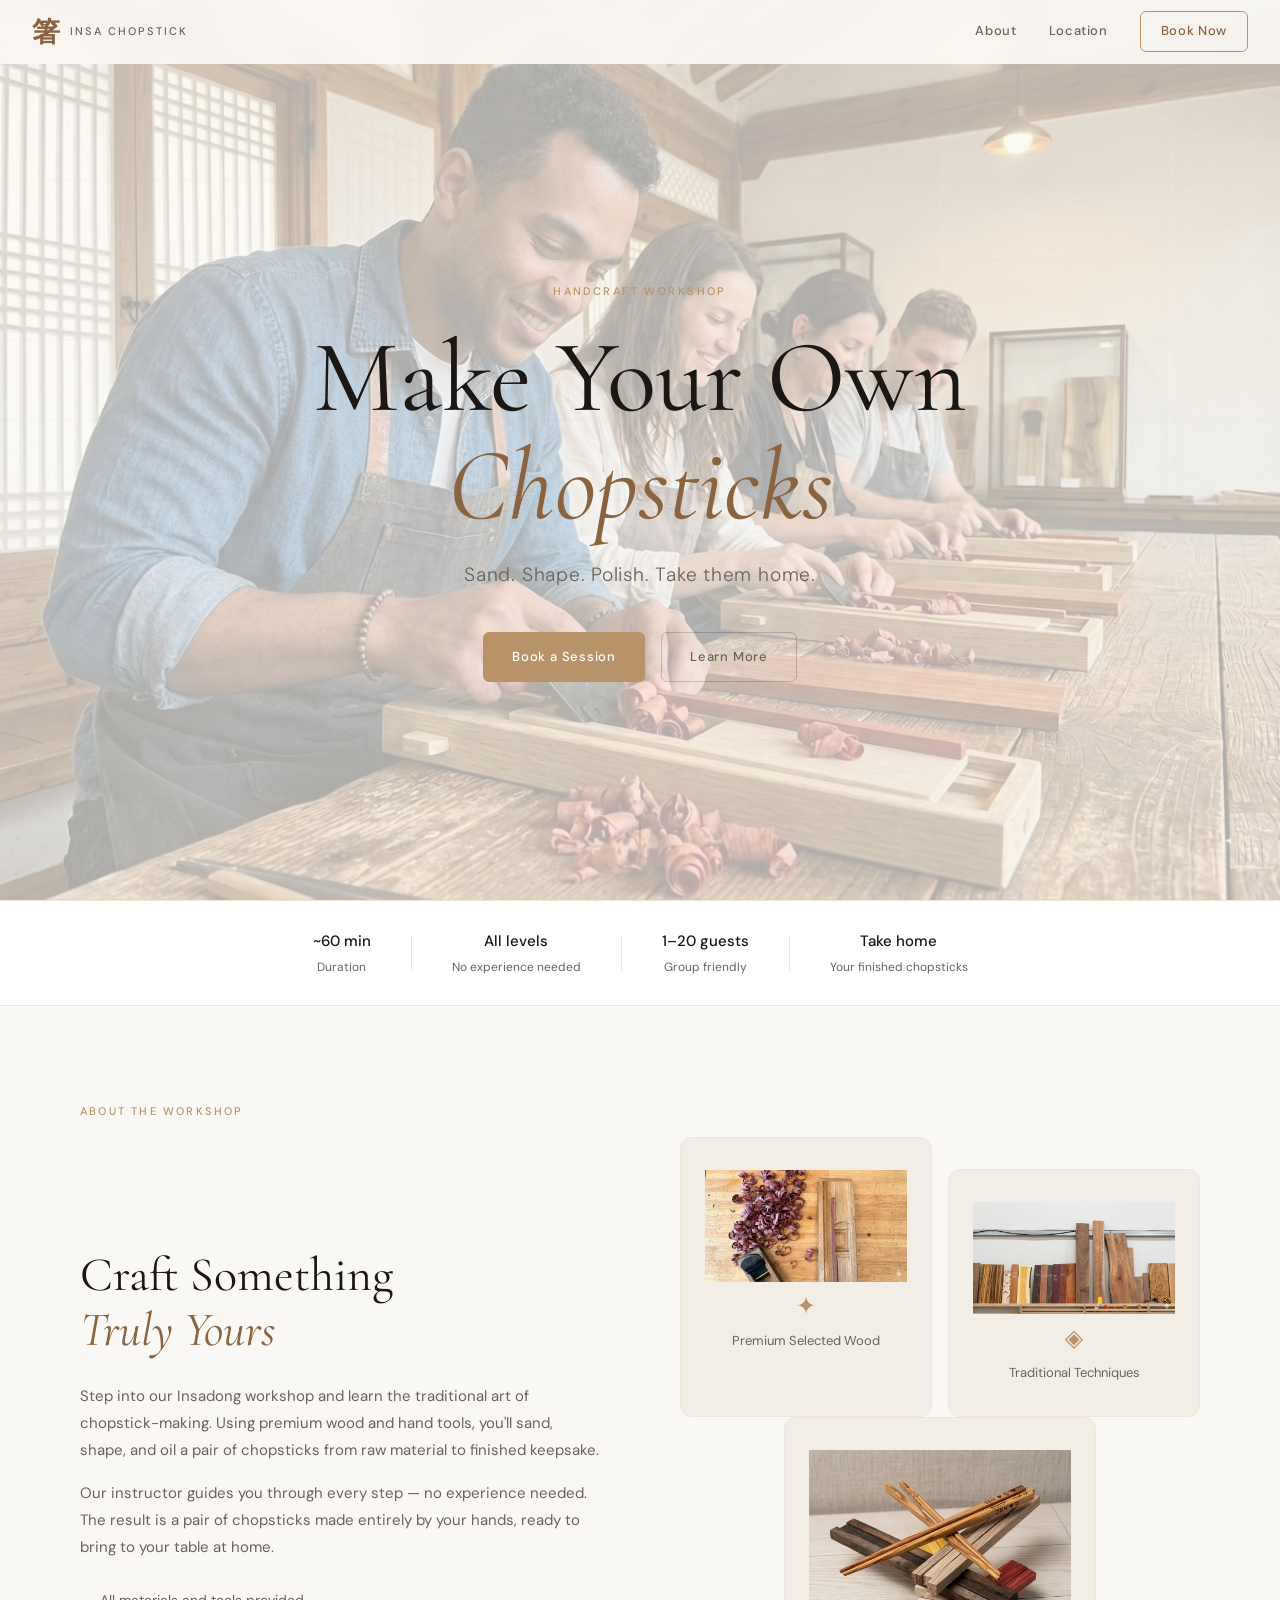
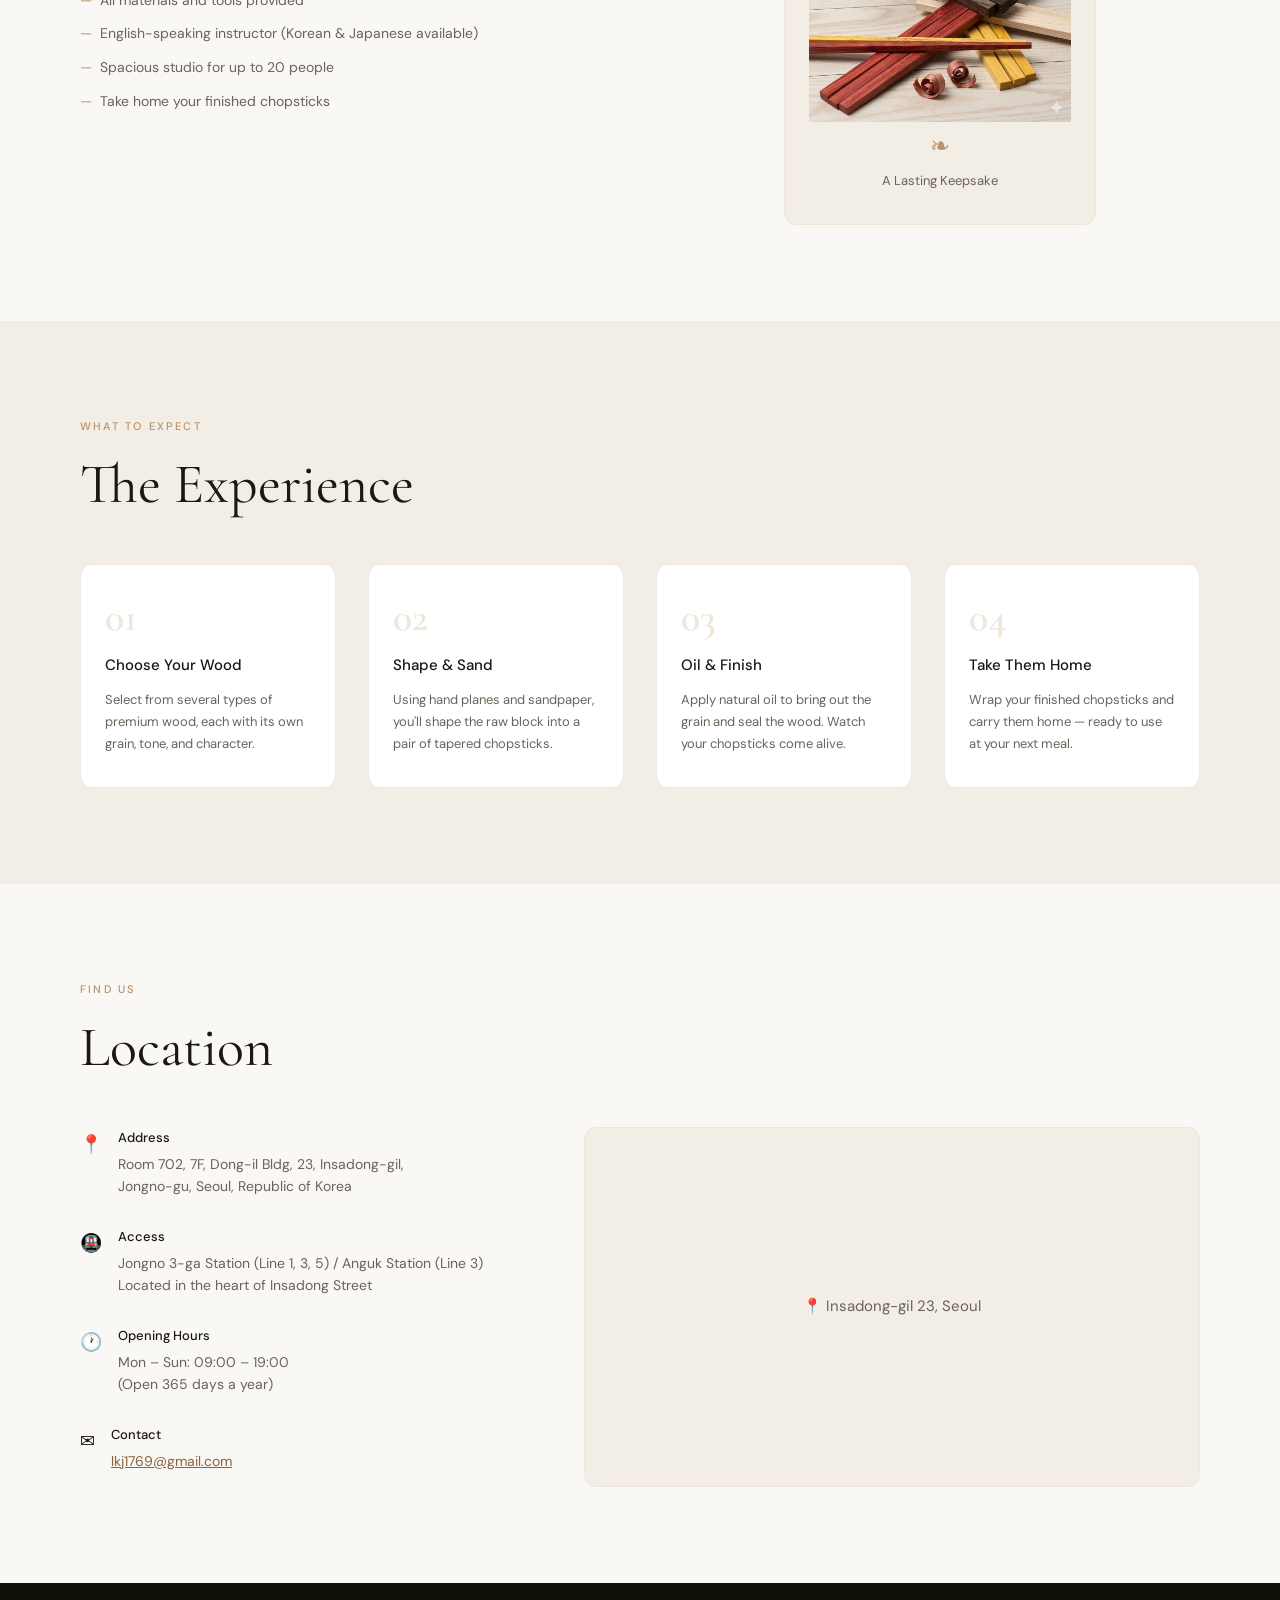
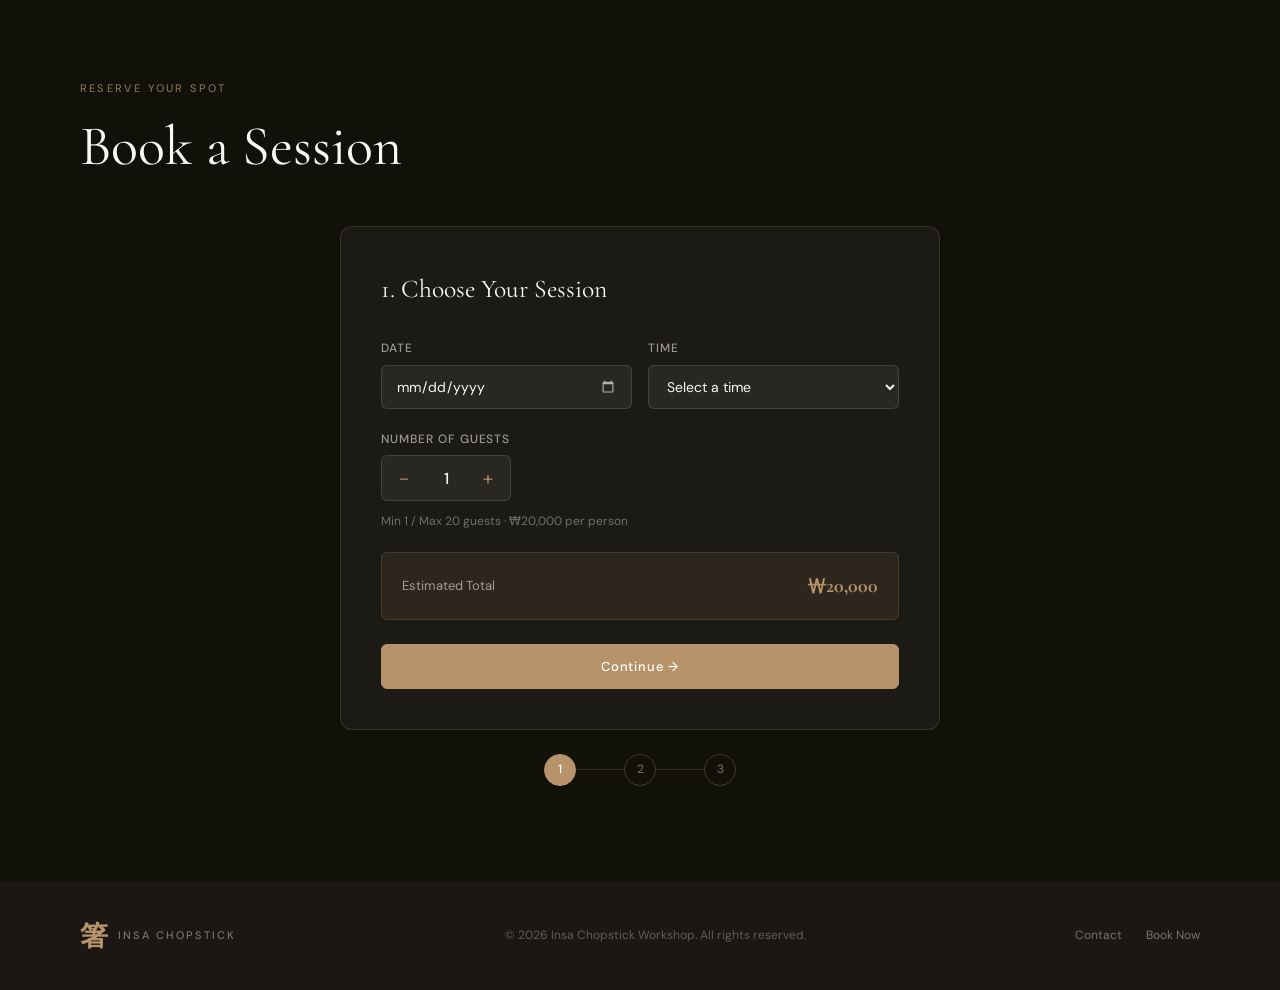
<file: index.html>
<!DOCTYPE html>
<html lang="ko">
<head>
  <meta charset="UTF-8" />
  <meta name="viewport" content="width=device-width, initial-scale=1.0" />
  <title>Insa Chopstick Workshop — Handcrafted in Seoul</title>
  <meta name="description" content="Create your own handmade wooden chopsticks in Insadong, Seoul. A hands-on workshop experience." />
  <link rel="stylesheet" href="style.css" />
  <link href="https://fonts.googleapis.com/css2?family=Cormorant+Garamond:wght@400;500;600&family=DM+Sans:wght@300;400;500&display=swap" rel="stylesheet" />
  <!-- Stripe.js -->
  <script src="https://js.stripe.com/v3/"></script>
</head>
<body>

  <!-- NAV -->
  <nav class="nav" id="nav">
    <a href="#" class="nav-logo">
      <span class="logo-mark">箸</span>
      <span class="logo-text">INSA CHOPSTICK</span>
    </a>
    <div class="nav-links">
      <a href="#about">About</a>
      <a href="#location">Location</a>
      <a href="#booking" class="nav-cta">Book Now</a>
    </div>
    <button class="hamburger" id="hamburger" aria-label="Menu">
      <span></span><span></span><span></span>
    </button>
  </nav>

  <div class="mobile-menu" id="mobileMenu">
    <a href="#about" onclick="closeMobileMenu()">About</a>
    <a href="#location" onclick="closeMobileMenu()">Location</a>
    <a href="#booking" onclick="closeMobileMenu()">Book Now</a>
  </div>

  <!-- HERO -->
  <section class="hero">
    <div class="hero-bg">
      <div class="hero-image" style="background-image: url('photo/photo1.png');"></div>
      <div class="hero-grain"></div>
      <div class="hero-lines"></div>
    </div>
    <div class="hero-content">
      <p class="hero-tag">Handcraft Workshop</p>
      <h1 class="hero-title">
        Make Your Own<br />
        <em>Chopsticks</em>
      </h1>
      <p class="hero-sub">Sand. Shape. Polish. Take them home.</p>
      <div class="hero-actions">
        <a href="#booking" class="btn btn-primary">Book a Session</a>
        <a href="#about" class="btn btn-ghost">Learn More</a>
      </div>
    </div>
    <div class="hero-scroll">
      <span></span>
    </div>
  </section>

  <!-- STATS BAR -->
  <div class="stats-bar">
    <div class="stat"><strong>~60 min</strong><span>Duration</span></div>
    <div class="stat-divider"></div>
    <div class="stat"><strong>All levels</strong><span>No experience needed</span></div>
    <div class="stat-divider"></div>
    <div class="stat"><strong>1–20 guests</strong><span>Group friendly</span></div>
    <div class="stat-divider"></div>
    <div class="stat"><strong>Take home</strong><span>Your finished chopsticks</span></div>
  </div>

  <!-- ABOUT -->
  <section class="section" id="about">
    <div class="container">
      <div class="section-label">About the Workshop</div>
      <div class="about-grid">
        <div class="about-text">
          <h2>Craft Something<br /><em>Truly Yours</em></h2>
          <p>Step into our Insadong workshop and learn the traditional art of chopstick-making. Using premium wood and hand tools, you'll sand, shape, and oil a pair of chopsticks from raw material to finished keepsake.</p>
          <p>Our instructor guides you through every step — no experience needed. The result is a pair of chopsticks made entirely by your hands, ready to bring to your table at home.</p>
          <ul class="feature-list">
            <li>All materials and tools provided</li>
            <li>English-speaking instructor (Korean & Japanese available)</li>
            <li>Spacious studio for up to 20 people</li>
            <li>Take home your finished chopsticks</li>
          </ul>
        </div>
        <div class="about-visual">
          <div class="visual-card card-1">
            <img src="photo/photo2.png" alt="Workshop Tool" class="card-img">
            <div class="visual-icon">✦</div>
            <p class="visual-label">Premium Selected Wood</p>
          </div>
          <div class="visual-card card-2">
            <img src="photo/photo3.png" alt="Handcrafting" class="card-img">
            <div class="visual-icon">◈</div>
            <p class="visual-label">Traditional Techniques</p>
          </div>
          <div class="visual-card card-3">
            <img src="photo/photo4.png" alt="Finished Product" class="card-img">
            <div class="visual-icon">❧</div>
            <p class="visual-label">A Lasting Keepsake</p>
          </div>
        </div>
      </div>
    </div>
  </section>

  <!-- PROCESS -->
  <section class="section section-alt" id="process">
    <div class="container">
      <div class="section-label">What to Expect</div>
      <h2 class="section-title">The Experience</h2>
      <div class="steps-grid">
        <div class="step">
          <div class="step-num">01</div>
          <h3>Choose Your Wood</h3>
          <p>Select from several types of premium wood, each with its own grain, tone, and character.</p>
        </div>
        <div class="step">
          <div class="step-num">02</div>
          <h3>Shape & Sand</h3>
          <p>Using hand planes and sandpaper, you'll shape the raw block into a pair of tapered chopsticks.</p>
        </div>
        <div class="step">
          <div class="step-num">03</div>
          <h3>Oil & Finish</h3>
          <p>Apply natural oil to bring out the grain and seal the wood. Watch your chopsticks come alive.</p>
        </div>
        <div class="step">
          <div class="step-num">04</div>
          <h3>Take Them Home</h3>
          <p>Wrap your finished chopsticks and carry them home — ready to use at your next meal.</p>
        </div>
      </div>
    </div>
  </section>

  <!-- LOCATION -->
  <section class="section" id="location">
    <div class="container">
      <div class="section-label">Find Us</div>
      <h2 class="section-title">Location</h2>
      <div class="location-grid">
        <div class="location-info">
          <div class="location-detail">
            <span class="detail-icon">📍</span>
            <div>
              <strong>Address</strong>
              <p>Room 702, 7F, Dong-il Bldg, 23, Insadong-gil,<br />Jongno-gu, Seoul, Republic of Korea</p>
            </div>
          </div>
          <div class="location-detail">
            <span class="detail-icon">🚇</span>
            <div>
              <strong>Access</strong>
              <p>Jongno 3-ga Station (Line 1, 3, 5) / Anguk Station (Line 3)<br />Located in the heart of Insadong Street</p>
            </div>
          </div>
          <div class="location-detail">
            <span class="detail-icon">🕐</span>
            <div>
              <strong>Opening Hours</strong>
              <p>Mon – Sun: 09:00 – 19:00<br />(Open 365 days a year)</p>
            </div>
          </div>
          <div class="location-detail">
            <span class="detail-icon">✉️</span>
            <div>
              <strong>Contact</strong>
              <p><a href="mailto:lkj1769@gmail.com">lkj1769@gmail.com</a></p>
            </div>
          </div>
        </div>
        <div class="map-placeholder">
          <div class="map-embed">
            <!-- Google Maps Embed (Update with your API Key if needed) -->
            <iframe
              id="workshopMap"
              width="100%"
              height="100%"
              style="border:0; border-radius: 12px;"
              loading="lazy"
              allowfullscreen
              referrerpolicy="no-referrer-when-downgrade"
              src="https://www.google.com/maps/embed/v1/place?key=YOUR_GOOGLE_MAPS_API_KEY&q=23+Insadong-gil+Seoul">
            </iframe>
            <div class="map-fallback">
              <p>📍 Insadong-gil 23, Seoul</p>
            </div>
          </div>
        </div>
      </div>
    </div>
  </section>

  <!-- BOOKING -->
  <section class="section section-dark" id="booking">
    <div class="container">
      <div class="section-label light">Reserve Your Spot</div>
      <h2 class="section-title light">Book a Session</h2>

      <div class="booking-wrapper">
        <form id="bookingForm" class="booking-form" novalidate>

          <!-- Step 1: Session Details -->
          <div class="form-step active" id="step1">
            <h3 class="step-title">1. Choose Your Session</h3>
            <div class="form-row">
              <div class="form-group">
                <label for="sessionDate">Date</label>
                <input type="date" id="sessionDate" name="date" required />
              </div>
              <div class="form-group">
                <label for="sessionTime">Time</label>
                <select id="sessionTime" name="time" required>
                  <option value="">Select a time</option>
                  <option value="09:00">09:00 AM</option>
                  <option value="10:00">10:00 AM</option>
                  <option value="11:00">11:00 AM</option>
                  <option value="12:00">12:00 PM</option>
                  <option value="14:00">02:00 PM</option>
                  <option value="15:00">03:00 PM</option>
                  <option value="16:00">04:00 PM</option>
                  <option value="17:00">05:00 PM</option>
                  <option value="18:00">06:00 PM</option>
                </select>
              </div>
            </div>
            <div class="form-group">
              <label for="guests">Number of Guests</label>
              <div class="counter-input">
                <button type="button" class="counter-btn" id="guestMinus">−</button>
                <span id="guestCount">1</span>
                <button type="button" class="counter-btn" id="guestPlus">+</button>
                <input type="hidden" name="guests" id="guestInput" value="1" />
              </div>
              <p class="input-note">Min 1 / Max 20 guests · ₩20,000 per person</p>
            </div>
            <div class="price-summary">
              <span>Estimated Total</span>
              <strong id="priceTotal">₩20,000</strong>
            </div>
            <button type="button" class="btn btn-primary full" onclick="goToStep(2)">Continue →</button>
          </div>

          <!-- Step 2: Guest Info -->
          <div class="form-step" id="step2">
            <h3 class="step-title">2. Your Information</h3>
            <div class="form-row">
              <div class="form-group">
                <label for="firstName">First Name</label>
                <input type="text" id="firstName" name="firstName" placeholder="Gildong" required />
              </div>
              <div class="form-group">
                <label for="lastName">Last Name</label>
                <input type="text" id="lastName" name="lastName" placeholder="Hong" required />
              </div>
            </div>
            <div class="form-group">
              <label for="email">Email Address</label>
              <input type="email" id="email" name="email" placeholder="you@email.com" required />
            </div>
            <div class="form-group">
              <label for="phone">Phone (optional)</label>
              <input type="tel" id="phone" name="phone" placeholder="+82 10-0000-0000" />
            </div>
            <div class="form-group">
              <label for="notes">Special Requests (optional)</label>
              <textarea id="notes" name="notes" rows="3" placeholder="Group details, accessibility needs, anything else..."></textarea>
            </div>
            <div class="form-nav">
              <button type="button" class="btn btn-ghost" onclick="goToStep(1)">← Back</button>
              <button type="button" class="btn btn-primary" onclick="goToStep(3)">Continue →</button>
            </div>
          </div>

          <!-- Step 3: Payment -->
          <div class="form-step" id="step3">
            <h3 class="step-title">3. Payment</h3>
            <div class="booking-summary" id="bookingSummary">
              <!-- filled by JS -->
            </div>

            <div class="form-group">
              <label>Card Details</label>
              <div id="stripe-card-element" class="stripe-input"></div>
              <div id="card-errors" class="card-error" role="alert"></div>
            </div>

            <div class="stripe-notice">
              <span class="lock-icon">🔒</span>
              Payments are securely processed by <strong>Stripe</strong>.
            </div>

            <div class="form-nav">
              <button type="button" class="btn btn-ghost" onclick="goToStep(2)">← Back</button>
              <button type="submit" class="btn btn-primary" id="submitBtn">
                <span id="submitText">Pay & Confirm Booking</span>
                <span id="submitSpinner" class="spinner hidden"></span>
              </button>
            </div>
          </div>

          <!-- Step 4: Success -->
          <div class="form-step" id="step4">
            <div class="success-state">
              <div class="success-icon">✓</div>
              <h3>Booking Confirmed!</h3>
              <p>Thank you — a confirmation has been sent to your email. We look forward to seeing you at Insadong.</p>
              <div class="booking-ref" id="bookingRef"></div>
              <button type="button" class="btn btn-ghost" onclick="resetForm()">Book Another Session</button>
            </div>
          </div>

        </form>

        <div class="step-indicator">
          <div class="step-dot active" id="dot1">1</div>
          <div class="step-line"></div>
          <div class="step-dot" id="dot2">2</div>
          <div class="step-line"></div>
          <div class="step-dot" id="dot3">3</div>
        </div>

      </div>
    </div>
  </section>

  <!-- FOOTER -->
  <footer class="footer">
    <div class="container footer-inner">
      <div class="footer-brand">
        <span class="logo-mark">箸</span>
        <span class="logo-text">INSA CHOPSTICK</span>
      </div>
      <p class="footer-copy">© 2026 Insa Chopstick Workshop. All rights reserved.</p>
      <div class="footer-links">
        <a href="mailto:hello@insachopstick.com">Contact</a>
        <a href="#booking">Book Now</a>
      </div>
    </div>
  </footer>

  <script src="script.js"></script>
</body>
</html>
</file>
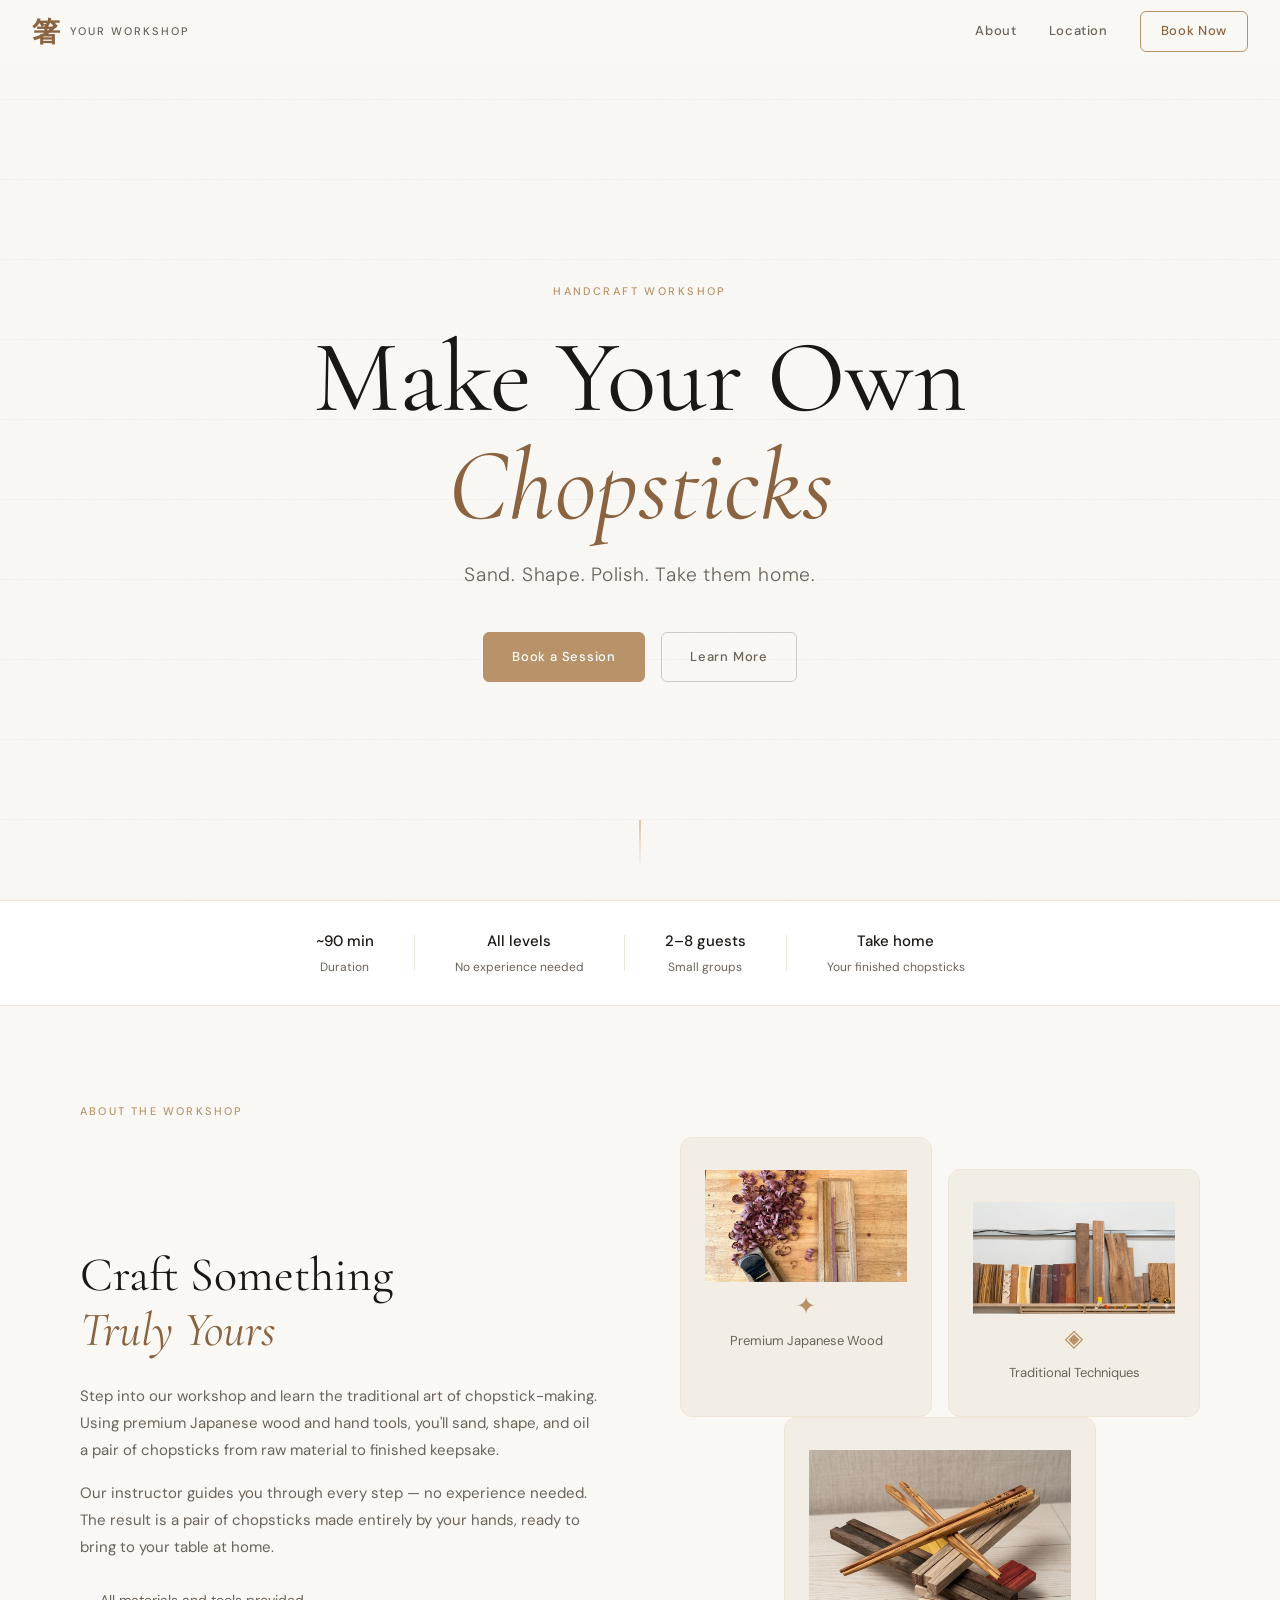
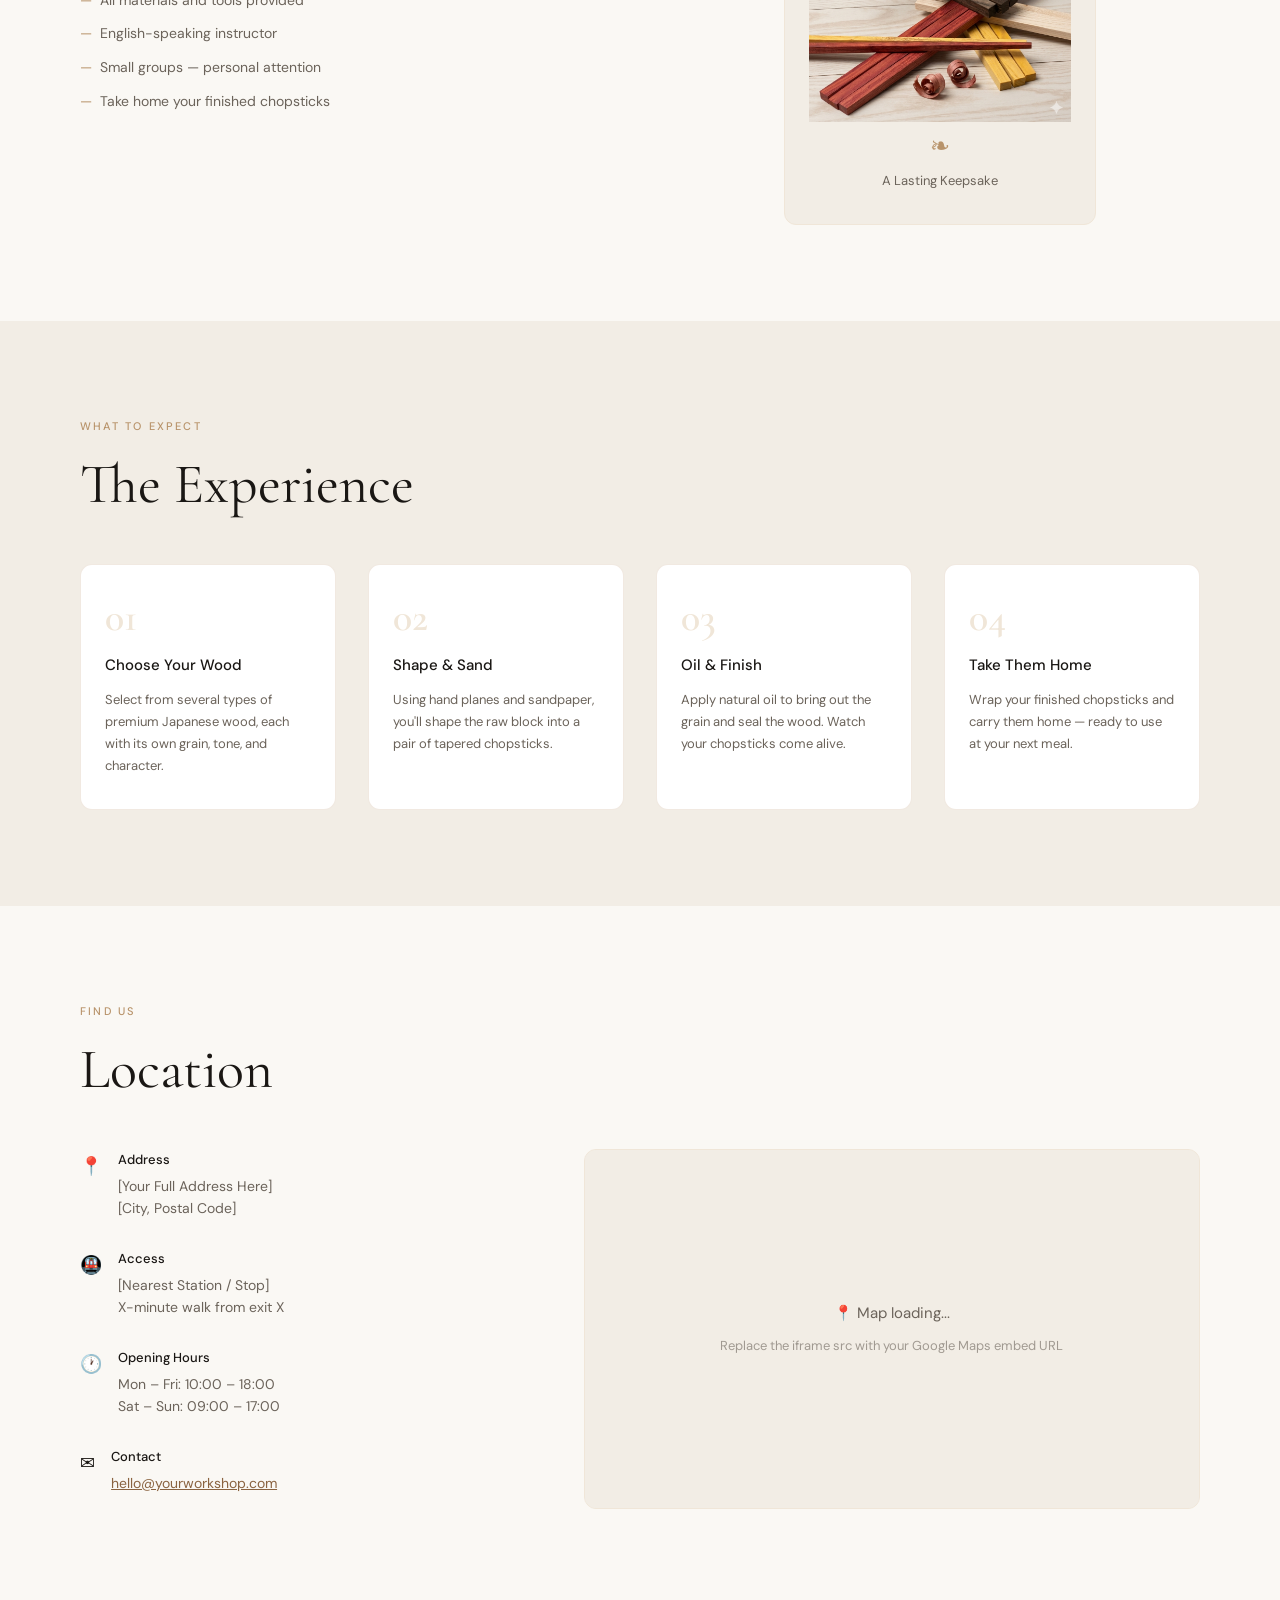
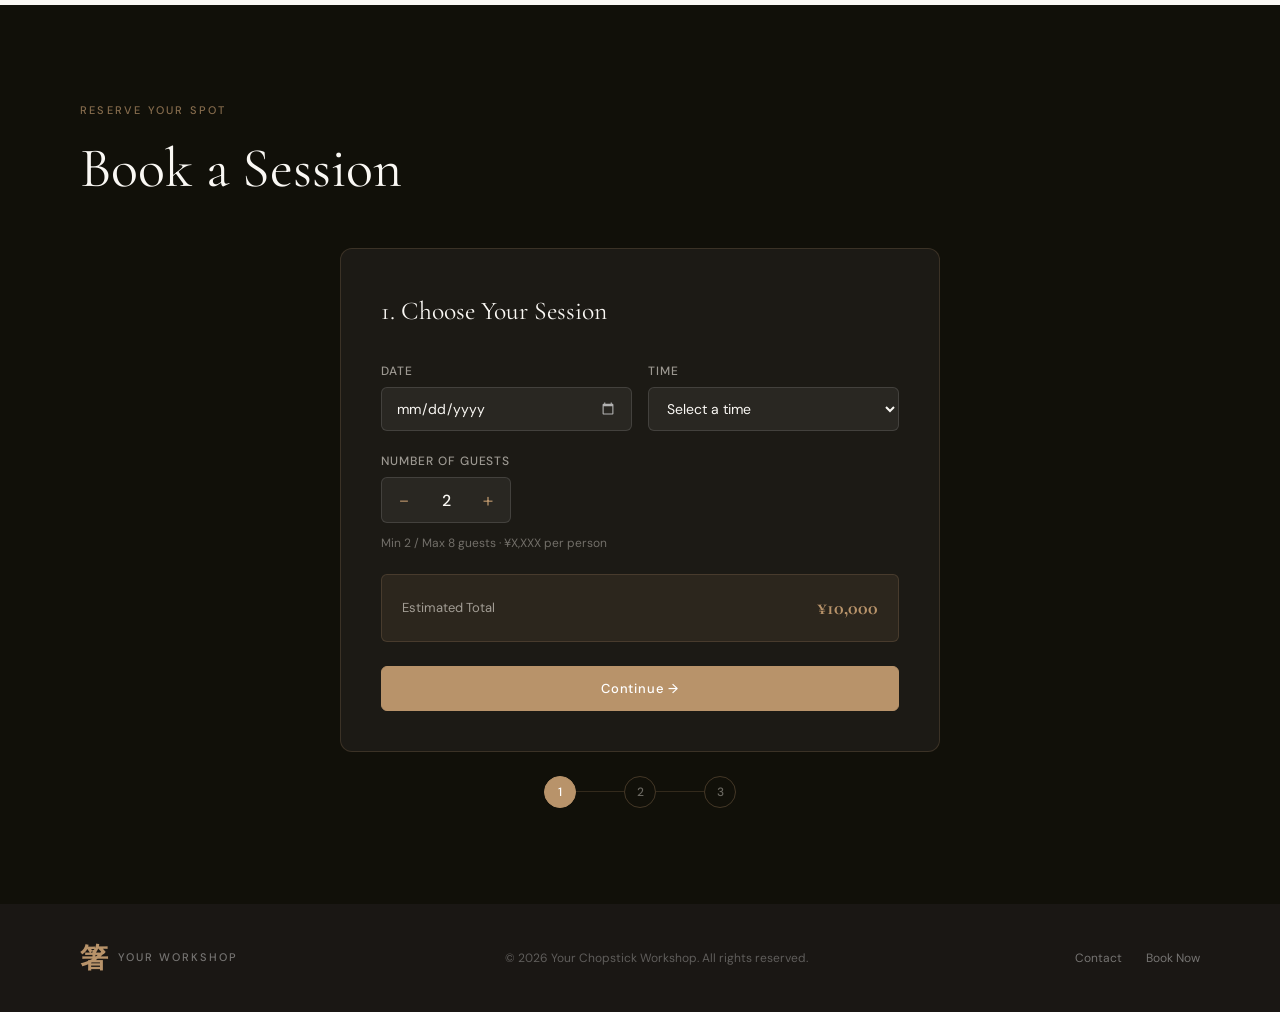
<file: Chopstick_website/index.html>
<!DOCTYPE html>
<html lang="en">
<head>
  <meta charset="UTF-8" />
  <meta name="viewport" content="width=device-width, initial-scale=1.0" />
  <title>Your Chopstick Workshop — Handcrafted in [City]</title>
  <meta name="description" content="Create your own handmade wooden chopsticks. A hands-on workshop experience. No skills needed." />
  <link rel="stylesheet" href="style.css" />
  <link href="https://fonts.googleapis.com/css2?family=Cormorant+Garamond:wght@400;500;600&family=DM+Sans:wght@300;400;500&display=swap" rel="stylesheet" />
  <!-- Stripe.js -->
  <script src="https://js.stripe.com/v3/"></script>
</head>
<body>

  <!-- NAV -->
  <nav class="nav" id="nav">
    <a href="#" class="nav-logo">
      <span class="logo-mark">箸</span>
      <span class="logo-text">YOUR WORKSHOP</span>
    </a>
    <div class="nav-links">
      <a href="#about">About</a>
      <a href="#location">Location</a>
      <a href="#booking" class="nav-cta">Book Now</a>
    </div>
    <button class="hamburger" id="hamburger" aria-label="Menu">
      <span></span><span></span><span></span>
    </button>
  </nav>

  <div class="mobile-menu" id="mobileMenu">
    <a href="#about" onclick="closeMobileMenu()">About</a>
    <a href="#location" onclick="closeMobileMenu()">Location</a>
    <a href="#booking" onclick="closeMobileMenu()">Book Now</a>
  </div>

  <!-- HERO -->
  <section class="hero">
    <div class="hero-bg">
        <div class="hero-image" style="background-image: url('photo/photo1.png');"></div>
      <div class="hero-grain"></div>
      <div class="hero-lines"></div>
    </div>
    <div class="hero-content">
      <p class="hero-tag">Handcraft Workshop</p>
      <h1 class="hero-title">
        Make Your Own<br />
        <em>Chopsticks</em>
      </h1>
      <p class="hero-sub">Sand. Shape. Polish. Take them home.</p>
      <div class="hero-actions">
        <a href="#booking" class="btn btn-primary">Book a Session</a>
        <a href="#about" class="btn btn-ghost">Learn More</a>
      </div>
    </div>
    <div class="hero-scroll">
      <span></span>
    </div>
  </section>

  <!-- STATS BAR -->
  <div class="stats-bar">
    <div class="stat"><strong>~90 min</strong><span>Duration</span></div>
    <div class="stat-divider"></div>
    <div class="stat"><strong>All levels</strong><span>No experience needed</span></div>
    <div class="stat-divider"></div>
    <div class="stat"><strong>2–8 guests</strong><span>Small groups</span></div>
    <div class="stat-divider"></div>
    <div class="stat"><strong>Take home</strong><span>Your finished chopsticks</span></div>
  </div>

  <!-- ABOUT -->
  <section class="section" id="about">
    <div class="container">
      <div class="section-label">About the Workshop</div>
      <div class="about-grid">
        <div class="about-text">
          <h2>Craft Something<br /><em>Truly Yours</em></h2>
          <p>Step into our workshop and learn the traditional art of chopstick-making. Using premium Japanese wood and hand tools, you'll sand, shape, and oil a pair of chopsticks from raw material to finished keepsake.</p>
          <p>Our instructor guides you through every step — no experience needed. The result is a pair of chopsticks made entirely by your hands, ready to bring to your table at home.</p>
          <ul class="feature-list">
            <li>All materials and tools provided</li>
            <li>English-speaking instructor</li>
            <li>Small groups — personal attention</li>
            <li>Take home your finished chopsticks</li>
          </ul>
        </div>
        <div class="about-visual">
          <div class="visual-card card-1">
            <img src="photo/photo2.png" alt="Workshop Tool" class="card-img">
            <div class="visual-icon">✦</div>
            <p class="visual-label">Premium Japanese Wood</p>
          </div>
          <div class="visual-card card-2">
            <img src="photo/photo3.png" alt="Handcrafting" class="card-img">
            <div class="visual-icon">◈</div>
            <p class="visual-label">Traditional Techniques</p>
          </div>
          <div class="visual-card card-3">
            <img src="photo/photo4.png" alt="Finished Product" class="card-img">
            <div class="visual-icon">❧</div>
            <p class="visual-label">A Lasting Keepsake</p>
          </div>
        </div>
      </div>
    </div>
  </section>

  <!-- PROCESS -->
  <section class="section section-alt" id="process">
    <div class="container">
      <div class="section-label">What to Expect</div>
      <h2 class="section-title">The Experience</h2>
      <div class="steps-grid">
        <div class="step">
          <div class="step-num">01</div>
          <h3>Choose Your Wood</h3>
          <p>Select from several types of premium Japanese wood, each with its own grain, tone, and character.</p>
        </div>
        <div class="step">
          <div class="step-num">02</div>
          <h3>Shape & Sand</h3>
          <p>Using hand planes and sandpaper, you'll shape the raw block into a pair of tapered chopsticks.</p>
        </div>
        <div class="step">
          <div class="step-num">03</div>
          <h3>Oil & Finish</h3>
          <p>Apply natural oil to bring out the grain and seal the wood. Watch your chopsticks come alive.</p>
        </div>
        <div class="step">
          <div class="step-num">04</div>
          <h3>Take Them Home</h3>
          <p>Wrap your finished chopsticks and carry them home — ready to use at your next meal.</p>
        </div>
      </div>
    </div>
  </section>

  <!-- LOCATION -->
  <section class="section" id="location">
    <div class="container">
      <div class="section-label">Find Us</div>
      <h2 class="section-title">Location</h2>
      <div class="location-grid">
        <div class="location-info">
          <div class="location-detail">
            <span class="detail-icon">📍</span>
            <div>
              <strong>Address</strong>
              <p>[Your Full Address Here]<br />[City, Postal Code]</p>
            </div>
          </div>
          <div class="location-detail">
            <span class="detail-icon">🚇</span>
            <div>
              <strong>Access</strong>
              <p>[Nearest Station / Stop]<br />X-minute walk from exit X</p>
            </div>
          </div>
          <div class="location-detail">
            <span class="detail-icon">🕐</span>
            <div>
              <strong>Opening Hours</strong>
              <p>Mon – Fri: 10:00 – 18:00<br />Sat – Sun: 09:00 – 17:00</p>
            </div>
          </div>
          <div class="location-detail">
            <span class="detail-icon">✉️</span>
            <div>
              <strong>Contact</strong>
              <p><a href="mailto:hello@yourworkshop.com">hello@yourworkshop.com</a></p>
            </div>
          </div>
        </div>
        <div class="map-placeholder">
          <!-- Replace this div with a real Google Maps embed or Mapbox -->
          <div class="map-embed">
            <iframe
              id="workshopMap"
              width="100%"
              height="100%"
              style="border:0; border-radius: 12px;"
              loading="lazy"
              allowfullscreen
              referrerpolicy="no-referrer-when-downgrade"
              src="https://www.google.com/maps/embed/v1/place?key=YOUR_GOOGLE_MAPS_API_KEY&q=YOUR+WORKSHOP+ADDRESS">
            </iframe>
            <div class="map-fallback">
              <p>📍 Map loading...</p>
              <p style="font-size: 13px; opacity: 0.6;">Replace the iframe src with your Google Maps embed URL</p>
            </div>
          </div>
        </div>
      </div>
    </div>
  </section>

  <!-- BOOKING -->
  <section class="section section-dark" id="booking">
    <div class="container">
      <div class="section-label light">Reserve Your Spot</div>
      <h2 class="section-title light">Book a Session</h2>

      <div class="booking-wrapper">
        <form id="bookingForm" class="booking-form" novalidate>

          <!-- Step 1: Session Details -->
          <div class="form-step active" id="step1">
            <h3 class="step-title">1. Choose Your Session</h3>
            <div class="form-row">
              <div class="form-group">
                <label for="sessionDate">Date</label>
                <input type="date" id="sessionDate" name="date" required />
              </div>
              <div class="form-group">
                <label for="sessionTime">Time</label>
                <select id="sessionTime" name="time" required>
                  <option value="">Select a time</option>
                  <option value="10:00">10:00 AM</option>
                  <option value="12:00">12:00 PM</option>
                  <option value="14:00">2:00 PM</option>
                  <option value="16:00">4:00 PM</option>
                </select>
              </div>
            </div>
            <div class="form-group">
              <label for="guests">Number of Guests</label>
              <div class="counter-input">
                <button type="button" class="counter-btn" id="guestMinus">−</button>
                <span id="guestCount">2</span>
                <button type="button" class="counter-btn" id="guestPlus">+</button>
                <input type="hidden" name="guests" id="guestInput" value="2" />
              </div>
              <p class="input-note">Min 2 / Max 8 guests · ¥X,XXX per person</p>
            </div>
            <div class="price-summary">
              <span>Estimated Total</span>
              <strong id="priceTotal">¥X,XXX</strong>
            </div>
            <button type="button" class="btn btn-primary full" onclick="goToStep(2)">Continue →</button>
          </div>

          <!-- Step 2: Guest Info -->
          <div class="form-step" id="step2">
            <h3 class="step-title">2. Your Information</h3>
            <div class="form-row">
              <div class="form-group">
                <label for="firstName">First Name</label>
                <input type="text" id="firstName" name="firstName" placeholder="Yuki" required />
              </div>
              <div class="form-group">
                <label for="lastName">Last Name</label>
                <input type="text" id="lastName" name="lastName" placeholder="Tanaka" required />
              </div>
            </div>
            <div class="form-group">
              <label for="email">Email Address</label>
              <input type="email" id="email" name="email" placeholder="you@email.com" required />
            </div>
            <div class="form-group">
              <label for="phone">Phone (optional)</label>
              <input type="tel" id="phone" name="phone" placeholder="+82 10-0000-0000" />
            </div>
            <div class="form-group">
              <label for="notes">Special Requests (optional)</label>
              <textarea id="notes" name="notes" rows="3" placeholder="Allergies, accessibility needs, anything else..."></textarea>
            </div>
            <div class="form-nav">
              <button type="button" class="btn btn-ghost" onclick="goToStep(1)">← Back</button>
              <button type="button" class="btn btn-primary" onclick="goToStep(3)">Continue →</button>
            </div>
          </div>

          <!-- Step 3: Payment -->
          <div class="form-step" id="step3">
            <h3 class="step-title">3. Payment</h3>
            <div class="booking-summary" id="bookingSummary">
              <!-- filled by JS -->
            </div>

            <div class="form-group">
              <label>Card Details</label>
              <div id="stripe-card-element" class="stripe-input">
                <!-- Stripe Card Element mounts here -->
              </div>
              <div id="card-errors" class="card-error" role="alert"></div>
            </div>

            <div class="stripe-notice">
              <span class="lock-icon">🔒</span>
              Payments are securely processed by <strong>Stripe</strong>. We never store your card details.
            </div>

            <div class="form-nav">
              <button type="button" class="btn btn-ghost" onclick="goToStep(2)">← Back</button>
              <button type="submit" class="btn btn-primary" id="submitBtn">
                <span id="submitText">Pay & Confirm Booking</span>
                <span id="submitSpinner" class="spinner hidden"></span>
              </button>
            </div>
          </div>

          <!-- Step 4: Success -->
          <div class="form-step" id="step4">
            <div class="success-state">
              <div class="success-icon">✓</div>
              <h3>Booking Confirmed!</h3>
              <p>Thank you — a confirmation has been sent to your email. We look forward to seeing you.</p>
              <div class="booking-ref" id="bookingRef"></div>
              <button type="button" class="btn btn-ghost" onclick="resetForm()">Book Another Session</button>
            </div>
          </div>

        </form>

        <!-- Step Indicator -->
        <div class="step-indicator">
          <div class="step-dot active" id="dot1">1</div>
          <div class="step-line"></div>
          <div class="step-dot" id="dot2">2</div>
          <div class="step-line"></div>
          <div class="step-dot" id="dot3">3</div>
        </div>

      </div>
    </div>
  </section>

  <!-- FOOTER -->
  <footer class="footer">
    <div class="container footer-inner">
      <div class="footer-brand">
        <span class="logo-mark">箸</span>
        <span class="logo-text">YOUR WORKSHOP</span>
      </div>
      <p class="footer-copy">© 2026 Your Chopstick Workshop. All rights reserved.</p>
      <div class="footer-links">
        <a href="mailto:hello@yourworkshop.com">Contact</a>
        <a href="#booking">Book Now</a>
      </div>
    </div>
  </footer>

  <script src="script.js"></script>
</body>
</html>
</file>
<file: style.css>
/* ─────────────────────────────────────────────
   RESET & ROOT
───────────────────────────────────────────── */
*, *::before, *::after { box-sizing: border-box; margin: 0; padding: 0; }

:root {
  --ink:       #1a1714;
  --ink-light: #6b635a;
  --paper:     #faf8f4;
  --paper-warm:#f2ede5;
  --gold:      #b8936a;
  --gold-dark: #8a6340;
  --gold-pale: #f0e6d8;
  --white:     #ffffff;
  --dark-bg:   #111009;
  --dark-surface: #1c1a15;

  --font-serif: 'Cormorant Garamond', Georgia, serif;
  --font-sans:  'DM Sans', system-ui, sans-serif;

  --nav-h: 64px;
  --max-w: 1120px;
  --radius: 12px;
  --radius-sm: 6px;
  --transition: 0.25s ease;
}

html { scroll-behavior: smooth; font-size: 16px; }

body {
  font-family: var(--font-sans);
  background: var(--paper);
  color: var(--ink);
  line-height: 1.7;
  overflow-x: hidden;
}

a { color: inherit; text-decoration: none; }
img { display: block; max-width: 100%; }
button { cursor: pointer; font-family: var(--font-sans); }

/* ─────────────────────────────────────────────
   NAV
───────────────────────────────────────────── */
.nav {
  position: fixed; top: 0; left: 0; right: 0; z-index: 100;
  height: var(--nav-h);
  display: flex; align-items: center; justify-content: space-between;
  padding: 0 2rem;
  background: rgba(250, 248, 244, 0.92);
  backdrop-filter: blur(12px);
  border-bottom: 1px solid transparent;
  transition: border-color var(--transition), background var(--transition);
}
.nav.scrolled { border-color: rgba(184,147,106,0.2); }

.nav-logo { display: flex; align-items: center; gap: 10px; }
.logo-mark {
  font-family: var(--font-serif);
  font-size: 28px; font-weight: 600;
  color: var(--gold-dark);
  line-height: 1;
}
.logo-text {
  font-size: 11px; font-weight: 500;
  letter-spacing: 0.18em; color: var(--ink-light);
}

.nav-links { display: flex; align-items: center; gap: 2rem; }
.nav-links a {
  font-size: 13px; font-weight: 500; letter-spacing: 0.05em;
  color: var(--ink-light);
  transition: color var(--transition);
}
.nav-links a:hover { color: var(--gold-dark); }
.nav-links .nav-cta {
  padding: 8px 20px;
  border: 1px solid var(--gold);
  border-radius: var(--radius-sm);
  color: var(--gold-dark);
  transition: all var(--transition);
}
.nav-links .nav-cta:hover {
  background: var(--gold);
  color: var(--white);
  border-color: var(--gold);
}

.hamburger {
  display: none; flex-direction: column; gap: 5px;
  background: none; border: none; padding: 4px;
}
.hamburger span {
  display: block; width: 22px; height: 1.5px;
  background: var(--ink); border-radius: 2px;
  transition: all var(--transition);
}
.hamburger.open span:nth-child(1) { transform: rotate(45deg) translate(4px, 5px); }
.hamburger.open span:nth-child(2) { opacity: 0; }
.hamburger.open span:nth-child(3) { transform: rotate(-45deg) translate(4px, -5px); }

.mobile-menu {
  display: none; position: fixed; top: var(--nav-h); left: 0; right: 0; z-index: 99;
  background: var(--paper); padding: 1.5rem 2rem;
  border-bottom: 1px solid rgba(184,147,106,0.2);
  flex-direction: column; gap: 1.25rem;
  transform: translateY(-8px); opacity: 0;
  transition: all var(--transition);
  pointer-events: none;
}
.mobile-menu.open {
  display: flex; transform: translateY(0); opacity: 1;
  pointer-events: auto;
}
.mobile-menu a { font-size: 15px; font-weight: 500; color: var(--ink); }

/* ─────────────────────────────────────────────
   HERO
───────────────────────────────────────────── */
.hero {
  min-height: 100svh;
  display: flex; align-items: center; justify-content: center;
  position: relative; overflow: hidden;
  padding-top: var(--nav-h);
  background: var(--paper);
}

.hero-bg {
  position: absolute; inset: 0; z-index: 0;
}

.hero-grain {
  position: absolute; inset: 0;
  background-image: url("data:image/svg+xml,%3Csvg viewBox='0 0 200 200' xmlns='http://www.w3.org/2000/svg'%3E%3Cfilter id='n'%3E%3CfeTurbulence type='fractalNoise' baseFrequency='0.9' numOctaves='4' stitchTiles='stitch'/%3E%3C/filter%3E%3Crect width='100%25' height='100%25' filter='url(%23n)' opacity='0.035'/%3E%3C/svg%3E");
  background-size: 200px 200px;
  opacity: 0.6;
}

.hero-lines {
  position: absolute; inset: 0;
  background-image: 
    repeating-linear-gradient(
      0deg,
      rgba(184,147,106,0.06) 0px,
      rgba(184,147,106,0.06) 1px,
      transparent 1px,
      transparent 80px
    );
}

.hero-content {
  position: relative; z-index: 1;
  text-align: center; padding: 4rem 2rem;
  max-width: 760px;
  animation: fadeUp 0.9s ease both;
}

.hero-tag {
  font-size: 11px; font-weight: 500; letter-spacing: 0.22em;
  color: var(--gold); text-transform: uppercase;
  margin-bottom: 1.5rem;
}

.hero-title {
  font-family: var(--font-serif);
  font-size: clamp(3rem, 8vw, 6.5rem);
  font-weight: 400; line-height: 1.05;
  color: var(--ink);
  margin-bottom: 1.25rem;
}
.hero-title em {
  font-style: italic; color: var(--gold-dark);
}

.hero-sub {
  font-size: clamp(1rem, 2.5vw, 1.2rem);
  color: var(--ink-light); font-weight: 300;
  letter-spacing: 0.04em;
  margin-bottom: 2.5rem;
}

.hero-actions { display: flex; gap: 1rem; justify-content: center; flex-wrap: wrap; }

.hero-scroll {
  position: absolute; bottom: 2rem; left: 50%; transform: translateX(-50%);
  z-index: 1;
}
.hero-scroll span {
  display: block; width: 1px; height: 48px;
  background: linear-gradient(to bottom, var(--gold), transparent);
  animation: scrollPulse 2s ease infinite;
}

/* ─────────────────────────────────────────────
   BUTTONS
───────────────────────────────────────────── */
.btn {
  display: inline-flex; align-items: center; justify-content: center;
  gap: 8px; padding: 13px 28px;
  font-family: var(--font-sans); font-size: 13px; font-weight: 500;
  letter-spacing: 0.06em;
  border-radius: var(--radius-sm);
  border: 1px solid transparent;
  transition: all var(--transition);
  cursor: pointer;
}
.btn.full { width: 100%; }

.btn-primary {
  background: var(--gold);
  color: var(--white);
  border-color: var(--gold);
}
.btn-primary:hover {
  background: var(--gold-dark);
  border-color: var(--gold-dark);
  transform: translateY(-1px);
}

.btn-ghost {
  background: transparent;
  color: var(--ink-light);
  border-color: rgba(0,0,0,0.18);
}
.btn-ghost:hover {
  border-color: var(--ink);
  color: var(--ink);
}

/* ─────────────────────────────────────────────
   STATS BAR
───────────────────────────────────────────── */
.stats-bar {
  display: flex; align-items: center; justify-content: center;
  flex-wrap: wrap; gap: 0;
  background: var(--white);
  border-top: 1px solid var(--gold-pale);
  border-bottom: 1px solid var(--gold-pale);
  padding: 1.25rem 2rem;
}
.stat { display: flex; flex-direction: column; align-items: center; padding: 0.5rem 2.5rem; }
.stat strong { font-size: 15px; font-weight: 500; color: var(--ink); }
.stat span { font-size: 12px; color: var(--ink-light); margin-top: 2px; }
.stat-divider { width: 1px; height: 36px; background: var(--gold-pale); }

/* ─────────────────────────────────────────────
   SECTIONS
───────────────────────────────────────────── */
.section { padding: 6rem 2rem; }
.section-alt { background: var(--paper-warm); }
.section-dark {
  background: var(--dark-bg);
  color: var(--paper);
}

.container { max-width: var(--max-w); margin: 0 auto; }

.section-label {
  font-size: 11px; font-weight: 500; letter-spacing: 0.2em;
  text-transform: uppercase; color: var(--gold);
  margin-bottom: 1rem;
}
.section-label.light { color: rgba(184,147,106,0.7); }

.section-title {
  font-family: var(--font-serif);
  font-size: clamp(2rem, 5vw, 3.5rem);
  font-weight: 400; line-height: 1.15;
  margin-bottom: 3rem;
}
.section-title.light { color: var(--paper); }

/* ─────────────────────────────────────────────
   ABOUT
───────────────────────────────────────────── */
.about-grid {
  display: grid; grid-template-columns: 1fr 1fr; gap: 5rem;
  align-items: center;
}

.about-text h2 {
  font-family: var(--font-serif);
  font-size: clamp(2rem, 4vw, 3rem);
  font-weight: 400; line-height: 1.15;
  margin-bottom: 1.5rem;
}
.about-text h2 em { font-style: italic; color: var(--gold-dark); }

.about-text p {
  color: var(--ink-light); line-height: 1.8; margin-bottom: 1rem;
  font-size: 15px;
}

.feature-list {
  list-style: none; margin-top: 1.75rem; display: flex; flex-direction: column; gap: 10px;
}
.feature-list li {
  font-size: 14px; color: var(--ink-light);
  padding-left: 1.4em; position: relative;
}
.feature-list li::before {
  content: '—'; position: absolute; left: 0; color: var(--gold);
}

.about-visual {
  display: grid; grid-template-columns: 1fr 1fr; gap: 1rem;
  position: relative;
}

.visual-card {
  background: var(--paper-warm);
  border: 1px solid var(--gold-pale);
  border-radius: var(--radius);
  padding: 2rem 1.5rem;
  display: flex; flex-direction: column; align-items: center;
  text-align: center; gap: 0.75rem;
  transition: border-color var(--transition), transform var(--transition);
}
.visual-card:hover { border-color: var(--gold); transform: translateY(-4px); }

.card-1 { grid-column: 1; }
.card-2 { grid-column: 2; margin-top: 2rem; }
.card-3 { grid-column: 1 / span 2; margin-top: -1rem; max-width: 60%; margin-left: auto; margin-right: auto; width: 100%; }

.visual-icon { font-size: 24px; color: var(--gold); line-height: 1; }
.visual-label { font-size: 13px; color: var(--ink-light); font-weight: 400; }

/* ─────────────────────────────────────────────
   PROCESS / STEPS
───────────────────────────────────────────── */
.steps-grid {
  display: grid; grid-template-columns: repeat(4, 1fr); gap: 2rem;
}

.step {
  padding: 2rem 1.5rem;
  background: var(--white);
  border: 1px solid rgba(184,147,106,0.2);
  border-radius: var(--radius);
  transition: border-color var(--transition);
}
.step:hover { border-color: var(--gold); }

.step-num {
  font-family: var(--font-serif);
  font-size: 2.5rem; font-weight: 600;
  color: var(--gold-pale); line-height: 1;
  margin-bottom: 1rem;
}

.step h3 {
  font-size: 15px; font-weight: 500;
  margin-bottom: 0.6rem; color: var(--ink);
}

.step p { font-size: 13px; color: var(--ink-light); line-height: 1.7; }

/* ─────────────────────────────────────────────
   LOCATION
───────────────────────────────────────────── */
.location-grid {
  display: grid; grid-template-columns: 1fr 1.4fr; gap: 4rem; align-items: start;
}

.location-info { display: flex; flex-direction: column; gap: 1.75rem; }

.location-detail { display: flex; gap: 1rem; align-items: flex-start; }
.detail-icon { font-size: 18px; margin-top: 2px; flex-shrink: 0; }
.location-detail strong { font-size: 13px; font-weight: 500; display: block; margin-bottom: 4px; }
.location-detail p { font-size: 14px; color: var(--ink-light); line-height: 1.6; }
.location-detail a { color: var(--gold-dark); text-decoration: underline; }

.map-placeholder { width: 100%; }
.map-embed {
  width: 100%; height: 360px;
  background: var(--paper-warm);
  border-radius: var(--radius);
  overflow: hidden; position: relative;
  border: 1px solid var(--gold-pale);
}
.map-embed iframe { width: 100%; height: 100%; border: none; }
.map-fallback {
  position: absolute; inset: 0;
  display: flex; flex-direction: column; align-items: center; justify-content: center;
  color: var(--ink-light); font-size: 15px; gap: 8px;
  background: var(--paper-warm);
  pointer-events: none;
}

/* ─────────────────────────────────────────────
   BOOKING FORM
───────────────────────────────────────────── */
.booking-wrapper {
  max-width: 600px; margin: 0 auto;
  position: relative;
}

.booking-form {
  background: var(--dark-surface);
  border: 1px solid rgba(184,147,106,0.2);
  border-radius: var(--radius);
  padding: 2.5rem;
  margin-bottom: 1.5rem;
}

.form-step { display: none; }
.form-step.active { display: block; animation: fadeUp 0.35s ease; }

.step-title {
  font-family: var(--font-serif);
  font-size: 1.6rem; font-weight: 400;
  color: var(--paper); margin-bottom: 1.75rem;
}

.form-row { display: grid; grid-template-columns: 1fr 1fr; gap: 1rem; }

.form-group { display: flex; flex-direction: column; gap: 6px; margin-bottom: 1.25rem; }

.form-group label {
  font-size: 12px; font-weight: 500; letter-spacing: 0.08em;
  text-transform: uppercase; color: rgba(242,237,229,0.6);
}

.form-group input,
.form-group select,
.form-group textarea {
  background: rgba(255,255,255,0.06);
  border: 1px solid rgba(255,255,255,0.12);
  border-radius: var(--radius-sm);
  color: var(--paper);
  font-family: var(--font-sans); font-size: 14px;
  padding: 11px 14px;
  outline: none;
  transition: border-color var(--transition);
  width: 100%;
}
.form-group input::placeholder,
.form-group textarea::placeholder { color: rgba(242,237,229,0.3); }
.form-group select option { background: var(--dark-surface); color: var(--paper); }
.form-group input:focus,
.form-group select:focus,
.form-group textarea:focus { border-color: var(--gold); }
input[type="date"]::-webkit-calendar-picker-indicator { filter: invert(0.7); cursor: pointer; }

.form-group textarea { resize: vertical; min-height: 80px; }

.counter-input {
  display: flex; align-items: center; gap: 0;
  background: rgba(255,255,255,0.06);
  border: 1px solid rgba(255,255,255,0.12);
  border-radius: var(--radius-sm);
  overflow: hidden; width: fit-content;
}
.counter-btn {
  background: none; border: none;
  color: var(--gold); font-size: 20px; font-weight: 300;
  width: 44px; height: 44px;
  display: flex; align-items: center; justify-content: center;
  transition: background var(--transition);
}
.counter-btn:hover { background: rgba(184,147,106,0.15); }
#guestCount {
  font-size: 16px; font-weight: 500; color: var(--paper);
  min-width: 40px; text-align: center;
}

.input-note { font-size: 12px; color: rgba(242,237,229,0.4); margin-top: 4px; }

.price-summary {
  display: flex; align-items: center; justify-content: space-between;
  padding: 1rem 1.25rem;
  background: rgba(184,147,106,0.1);
  border: 1px solid rgba(184,147,106,0.2);
  border-radius: var(--radius-sm);
  margin-bottom: 1.5rem;
}
.price-summary span { font-size: 13px; color: rgba(242,237,229,0.6); }
.price-summary strong { font-size: 20px; font-family: var(--font-serif); color: var(--gold); }

.booking-summary {
  background: rgba(255,255,255,0.04);
  border: 1px solid rgba(184,147,106,0.2);
  border-radius: var(--radius-sm);
  padding: 1.25rem;
  margin-bottom: 1.5rem;
  font-size: 14px; color: rgba(242,237,229,0.7);
  line-height: 2;
}
.booking-summary strong { color: var(--paper); }

/* Stripe Element */
.stripe-input {
  background: rgba(255,255,255,0.06);
  border: 1px solid rgba(255,255,255,0.12);
  border-radius: var(--radius-sm);
  padding: 12px 14px;
  transition: border-color var(--transition);
}
.stripe-input.focused { border-color: var(--gold); }
.card-error { font-size: 13px; color: #f87171; margin-top: 6px; min-height: 18px; }

.stripe-notice {
  display: flex; align-items: center; gap: 8px;
  font-size: 12px; color: rgba(242,237,229,0.4);
  margin: 1rem 0 1.5rem;
}
.lock-icon { font-size: 14px; }

.form-nav { display: flex; justify-content: space-between; align-items: center; gap: 1rem; }
.form-nav .btn-ghost {
  color: rgba(242,237,229,0.5); border-color: rgba(255,255,255,0.1);
}
.form-nav .btn-ghost:hover { color: var(--paper); border-color: rgba(255,255,255,0.3); }

/* Step Indicator */
.step-indicator {
  display: flex; align-items: center; justify-content: center; gap: 0;
}
.step-dot {
  width: 32px; height: 32px; border-radius: 50%;
  border: 1px solid rgba(184,147,106,0.3);
  display: flex; align-items: center; justify-content: center;
  font-size: 12px; font-weight: 500;
  color: rgba(242,237,229,0.4);
  transition: all var(--transition);
}
.step-dot.active {
  background: var(--gold); border-color: var(--gold);
  color: var(--white);
}
.step-dot.done {
  background: rgba(184,147,106,0.2); border-color: var(--gold);
  color: var(--gold);
}
.step-line { width: 48px; height: 1px; background: rgba(184,147,106,0.2); }

/* Success state */
.success-state { text-align: center; padding: 2rem 0; }
.success-icon {
  width: 64px; height: 64px; border-radius: 50%;
  background: rgba(184,147,106,0.15);
  border: 1px solid var(--gold);
  display: flex; align-items: center; justify-content: center;
  font-size: 28px; color: var(--gold);
  margin: 0 auto 1.5rem;
}
.success-state h3 {
  font-family: var(--font-serif); font-size: 2rem; font-weight: 400;
  color: var(--paper); margin-bottom: 1rem;
}
.success-state p { color: rgba(242,237,229,0.6); font-size: 14px; margin-bottom: 1.5rem; }
.booking-ref {
  font-size: 12px; letter-spacing: 0.1em;
  color: var(--gold); background: rgba(184,147,106,0.1);
  padding: 8px 16px; border-radius: var(--radius-sm);
  display: inline-block; margin-bottom: 2rem;
}

/* Spinner */
.spinner {
  width: 16px; height: 16px;
  border: 2px solid rgba(255,255,255,0.3);
  border-top-color: white;
  border-radius: 50%;
  animation: spin 0.6s linear infinite;
}
.hidden { display: none !important; }

/* ─────────────────────────────────────────────
   FOOTER
───────────────────────────────────────────── */
.footer {
  background: var(--ink);
  padding: 2.5rem 2rem;
}
.footer-inner {
  display: flex; align-items: center; justify-content: space-between;
  flex-wrap: wrap; gap: 1rem;
}
.footer-brand { display: flex; align-items: center; gap: 10px; }
.footer-brand .logo-mark { color: var(--gold); }
.footer-brand .logo-text { color: rgba(255,255,255,0.4); }
.footer-copy { font-size: 12px; color: rgba(255,255,255,0.3); }
.footer-links { display: flex; gap: 1.5rem; }
.footer-links a { font-size: 12px; color: rgba(255,255,255,0.4); }
.footer-links a:hover { color: var(--gold); }


/* Hero 배경 이미지 설정 */
.hero-image {
  position: absolute;
  inset: 0; /* 상하좌우 0으로 꽉 채움 */
  background-size: cover; /* 이미지가 잘리지 않게 비율 맞춰 채움 */
  background-position: center; /* 이미지 중앙 정렬 */
  background-repeat: no-repeat;
  opacity: 0.3; /* 사진이 너무 밝으면 글자가 안 보일 수 있으니 조절하세요 */
  z-index: -1; /* 텍스트보다 뒤로 보냄 */
}

/* 추가: 부모 요소인 hero-bg가 꽉 차 있는지 확인 */
.hero-bg {
  position: absolute;
  inset: 0;
  z-index: 0;
}

/* ─────────────────────────────────────────────
   ANIMATIONS
───────────────────────────────────────────── */
@keyframes fadeUp {
  from { opacity: 0; transform: translateY(24px); }
  to   { opacity: 1; transform: translateY(0); }
}
@keyframes scrollPulse {
  0%,100% { opacity: 0.4; transform: scaleY(1); }
  50%     { opacity: 1;   transform: scaleY(1.2); }
}
@keyframes spin {
  to { transform: rotate(360deg); }
}

/* ─────────────────────────────────────────────
   RESPONSIVE
───────────────────────────────────────────── */
@media (max-width: 900px) {
  .about-grid       { grid-template-columns: 1fr; gap: 3rem; }
  .steps-grid       { grid-template-columns: 1fr 1fr; }
  .location-grid    { grid-template-columns: 1fr; }
  .nav-links        { display: none; }
  .hamburger        { display: flex; }
  .stat             { padding: 0.5rem 1.5rem; }
  .form-row         { grid-template-columns: 1fr; }
}

@media (max-width: 560px) {
  .steps-grid       { grid-template-columns: 1fr; }
  .hero-title       { font-size: clamp(2.5rem, 12vw, 4rem); }
  .booking-form     { padding: 1.75rem; }
  .stats-bar        { gap: 1rem; }
  .stat-divider     { display: none; }
  .about-visual     { grid-template-columns: 1fr; }
  .card-2, .card-3  { grid-column: 1; margin-top: 0; max-width: 100%; }
}
</file>
<file: Chopstick_website/style.css>
/* ─────────────────────────────────────────────
   RESET & ROOT
───────────────────────────────────────────── */
*, *::before, *::after { box-sizing: border-box; margin: 0; padding: 0; }

:root {
  --ink:       #1a1714;
  --ink-light: #6b635a;
  --paper:     #faf8f4;
  --paper-warm:#f2ede5;
  --gold:      #b8936a;
  --gold-dark: #8a6340;
  --gold-pale: #f0e6d8;
  --white:     #ffffff;
  --dark-bg:   #111009;
  --dark-surface: #1c1a15;

  --font-serif: 'Cormorant Garamond', Georgia, serif;
  --font-sans:  'DM Sans', system-ui, sans-serif;

  --nav-h: 64px;
  --max-w: 1120px;
  --radius: 12px;
  --radius-sm: 6px;
  --transition: 0.25s ease;
}

html { scroll-behavior: smooth; font-size: 16px; }

body {
  font-family: var(--font-sans);
  background: var(--paper);
  color: var(--ink);
  line-height: 1.7;
  overflow-x: hidden;
}

a { color: inherit; text-decoration: none; }
img { display: block; max-width: 100%; }
button { cursor: pointer; font-family: var(--font-sans); }

/* ─────────────────────────────────────────────
   NAV
───────────────────────────────────────────── */
.nav {
  position: fixed; top: 0; left: 0; right: 0; z-index: 100;
  height: var(--nav-h);
  display: flex; align-items: center; justify-content: space-between;
  padding: 0 2rem;
  background: rgba(250, 248, 244, 0.92);
  backdrop-filter: blur(12px);
  border-bottom: 1px solid transparent;
  transition: border-color var(--transition), background var(--transition);
}
.nav.scrolled { border-color: rgba(184,147,106,0.2); }

.nav-logo { display: flex; align-items: center; gap: 10px; }
.logo-mark {
  font-family: var(--font-serif);
  font-size: 28px; font-weight: 600;
  color: var(--gold-dark);
  line-height: 1;
}
.logo-text {
  font-size: 11px; font-weight: 500;
  letter-spacing: 0.18em; color: var(--ink-light);
}

.nav-links { display: flex; align-items: center; gap: 2rem; }
.nav-links a {
  font-size: 13px; font-weight: 500; letter-spacing: 0.05em;
  color: var(--ink-light);
  transition: color var(--transition);
}
.nav-links a:hover { color: var(--gold-dark); }
.nav-links .nav-cta {
  padding: 8px 20px;
  border: 1px solid var(--gold);
  border-radius: var(--radius-sm);
  color: var(--gold-dark);
  transition: all var(--transition);
}
.nav-links .nav-cta:hover {
  background: var(--gold);
  color: var(--white);
  border-color: var(--gold);
}

.hamburger {
  display: none; flex-direction: column; gap: 5px;
  background: none; border: none; padding: 4px;
}
.hamburger span {
  display: block; width: 22px; height: 1.5px;
  background: var(--ink); border-radius: 2px;
  transition: all var(--transition);
}
.hamburger.open span:nth-child(1) { transform: rotate(45deg) translate(4px, 5px); }
.hamburger.open span:nth-child(2) { opacity: 0; }
.hamburger.open span:nth-child(3) { transform: rotate(-45deg) translate(4px, -5px); }

.mobile-menu {
  display: none; position: fixed; top: var(--nav-h); left: 0; right: 0; z-index: 99;
  background: var(--paper); padding: 1.5rem 2rem;
  border-bottom: 1px solid rgba(184,147,106,0.2);
  flex-direction: column; gap: 1.25rem;
  transform: translateY(-8px); opacity: 0;
  transition: all var(--transition);
  pointer-events: none;
}
.mobile-menu.open {
  display: flex; transform: translateY(0); opacity: 1;
  pointer-events: auto;
}
.mobile-menu a { font-size: 15px; font-weight: 500; color: var(--ink); }

/* ─────────────────────────────────────────────
   HERO
───────────────────────────────────────────── */
.hero {
  min-height: 100svh;
  display: flex; align-items: center; justify-content: center;
  position: relative; overflow: hidden;
  padding-top: var(--nav-h);
  background: var(--paper);
}

.hero-bg {
  position: absolute; inset: 0; z-index: 0;
}

.hero-grain {
  position: absolute; inset: 0;
  background-image: url("data:image/svg+xml,%3Csvg viewBox='0 0 200 200' xmlns='http://www.w3.org/2000/svg'%3E%3Cfilter id='n'%3E%3CfeTurbulence type='fractalNoise' baseFrequency='0.9' numOctaves='4' stitchTiles='stitch'/%3E%3C/filter%3E%3Crect width='100%25' height='100%25' filter='url(%23n)' opacity='0.035'/%3E%3C/svg%3E");
  background-size: 200px 200px;
  opacity: 0.6;
}

.hero-lines {
  position: absolute; inset: 0;
  background-image: 
    repeating-linear-gradient(
      0deg,
      rgba(184,147,106,0.06) 0px,
      rgba(184,147,106,0.06) 1px,
      transparent 1px,
      transparent 80px
    );
}

.hero-content {
  position: relative; z-index: 1;
  text-align: center; padding: 4rem 2rem;
  max-width: 760px;
  animation: fadeUp 0.9s ease both;
}

.hero-tag {
  font-size: 11px; font-weight: 500; letter-spacing: 0.22em;
  color: var(--gold); text-transform: uppercase;
  margin-bottom: 1.5rem;
}

.hero-title {
  font-family: var(--font-serif);
  font-size: clamp(3rem, 8vw, 6.5rem);
  font-weight: 400; line-height: 1.05;
  color: var(--ink);
  margin-bottom: 1.25rem;
}
.hero-title em {
  font-style: italic; color: var(--gold-dark);
}

.hero-sub {
  font-size: clamp(1rem, 2.5vw, 1.2rem);
  color: var(--ink-light); font-weight: 300;
  letter-spacing: 0.04em;
  margin-bottom: 2.5rem;
}

.hero-actions { display: flex; gap: 1rem; justify-content: center; flex-wrap: wrap; }

.hero-scroll {
  position: absolute; bottom: 2rem; left: 50%; transform: translateX(-50%);
  z-index: 1;
}
.hero-scroll span {
  display: block; width: 1px; height: 48px;
  background: linear-gradient(to bottom, var(--gold), transparent);
  animation: scrollPulse 2s ease infinite;
}

/* ─────────────────────────────────────────────
   BUTTONS
───────────────────────────────────────────── */
.btn {
  display: inline-flex; align-items: center; justify-content: center;
  gap: 8px; padding: 13px 28px;
  font-family: var(--font-sans); font-size: 13px; font-weight: 500;
  letter-spacing: 0.06em;
  border-radius: var(--radius-sm);
  border: 1px solid transparent;
  transition: all var(--transition);
  cursor: pointer;
}
.btn.full { width: 100%; }

.btn-primary {
  background: var(--gold);
  color: var(--white);
  border-color: var(--gold);
}
.btn-primary:hover {
  background: var(--gold-dark);
  border-color: var(--gold-dark);
  transform: translateY(-1px);
}

.btn-ghost {
  background: transparent;
  color: var(--ink-light);
  border-color: rgba(0,0,0,0.18);
}
.btn-ghost:hover {
  border-color: var(--ink);
  color: var(--ink);
}

/* ─────────────────────────────────────────────
   STATS BAR
───────────────────────────────────────────── */
.stats-bar {
  display: flex; align-items: center; justify-content: center;
  flex-wrap: wrap; gap: 0;
  background: var(--white);
  border-top: 1px solid var(--gold-pale);
  border-bottom: 1px solid var(--gold-pale);
  padding: 1.25rem 2rem;
}
.stat { display: flex; flex-direction: column; align-items: center; padding: 0.5rem 2.5rem; }
.stat strong { font-size: 15px; font-weight: 500; color: var(--ink); }
.stat span { font-size: 12px; color: var(--ink-light); margin-top: 2px; }
.stat-divider { width: 1px; height: 36px; background: var(--gold-pale); }

/* ─────────────────────────────────────────────
   SECTIONS
───────────────────────────────────────────── */
.section { padding: 6rem 2rem; }
.section-alt { background: var(--paper-warm); }
.section-dark {
  background: var(--dark-bg);
  color: var(--paper);
}

.container { max-width: var(--max-w); margin: 0 auto; }

.section-label {
  font-size: 11px; font-weight: 500; letter-spacing: 0.2em;
  text-transform: uppercase; color: var(--gold);
  margin-bottom: 1rem;
}
.section-label.light { color: rgba(184,147,106,0.7); }

.section-title {
  font-family: var(--font-serif);
  font-size: clamp(2rem, 5vw, 3.5rem);
  font-weight: 400; line-height: 1.15;
  margin-bottom: 3rem;
}
.section-title.light { color: var(--paper); }

/* ─────────────────────────────────────────────
   ABOUT
───────────────────────────────────────────── */
.about-grid {
  display: grid; grid-template-columns: 1fr 1fr; gap: 5rem;
  align-items: center;
}

.about-text h2 {
  font-family: var(--font-serif);
  font-size: clamp(2rem, 4vw, 3rem);
  font-weight: 400; line-height: 1.15;
  margin-bottom: 1.5rem;
}
.about-text h2 em { font-style: italic; color: var(--gold-dark); }

.about-text p {
  color: var(--ink-light); line-height: 1.8; margin-bottom: 1rem;
  font-size: 15px;
}

.feature-list {
  list-style: none; margin-top: 1.75rem; display: flex; flex-direction: column; gap: 10px;
}
.feature-list li {
  font-size: 14px; color: var(--ink-light);
  padding-left: 1.4em; position: relative;
}
.feature-list li::before {
  content: '—'; position: absolute; left: 0; color: var(--gold);
}

.about-visual {
  display: grid; grid-template-columns: 1fr 1fr; gap: 1rem;
  position: relative;
}

.visual-card {
  background: var(--paper-warm);
  border: 1px solid var(--gold-pale);
  border-radius: var(--radius);
  padding: 2rem 1.5rem;
  display: flex; flex-direction: column; align-items: center;
  text-align: center; gap: 0.75rem;
  transition: border-color var(--transition), transform var(--transition);
}
.visual-card:hover { border-color: var(--gold); transform: translateY(-4px); }

.card-1 { grid-column: 1; }
.card-2 { grid-column: 2; margin-top: 2rem; }
.card-3 { grid-column: 1 / span 2; margin-top: -1rem; max-width: 60%; margin-left: auto; margin-right: auto; width: 100%; }

.visual-icon { font-size: 24px; color: var(--gold); line-height: 1; }
.visual-label { font-size: 13px; color: var(--ink-light); font-weight: 400; }

/* ─────────────────────────────────────────────
   PROCESS / STEPS
───────────────────────────────────────────── */
.steps-grid {
  display: grid; grid-template-columns: repeat(4, 1fr); gap: 2rem;
}

.step {
  padding: 2rem 1.5rem;
  background: var(--white);
  border: 1px solid rgba(184,147,106,0.2);
  border-radius: var(--radius);
  transition: border-color var(--transition);
}
.step:hover { border-color: var(--gold); }

.step-num {
  font-family: var(--font-serif);
  font-size: 2.5rem; font-weight: 600;
  color: var(--gold-pale); line-height: 1;
  margin-bottom: 1rem;
}

.step h3 {
  font-size: 15px; font-weight: 500;
  margin-bottom: 0.6rem; color: var(--ink);
}

.step p { font-size: 13px; color: var(--ink-light); line-height: 1.7; }

/* ─────────────────────────────────────────────
   LOCATION
───────────────────────────────────────────── */
.location-grid {
  display: grid; grid-template-columns: 1fr 1.4fr; gap: 4rem; align-items: start;
}

.location-info { display: flex; flex-direction: column; gap: 1.75rem; }

.location-detail { display: flex; gap: 1rem; align-items: flex-start; }
.detail-icon { font-size: 18px; margin-top: 2px; flex-shrink: 0; }
.location-detail strong { font-size: 13px; font-weight: 500; display: block; margin-bottom: 4px; }
.location-detail p { font-size: 14px; color: var(--ink-light); line-height: 1.6; }
.location-detail a { color: var(--gold-dark); text-decoration: underline; }

.map-placeholder { width: 100%; }
.map-embed {
  width: 100%; height: 360px;
  background: var(--paper-warm);
  border-radius: var(--radius);
  overflow: hidden; position: relative;
  border: 1px solid var(--gold-pale);
}
.map-embed iframe { width: 100%; height: 100%; border: none; }
.map-fallback {
  position: absolute; inset: 0;
  display: flex; flex-direction: column; align-items: center; justify-content: center;
  color: var(--ink-light); font-size: 15px; gap: 8px;
  background: var(--paper-warm);
  pointer-events: none;
}

/* ─────────────────────────────────────────────
   BOOKING FORM
───────────────────────────────────────────── */
.booking-wrapper {
  max-width: 600px; margin: 0 auto;
  position: relative;
}

.booking-form {
  background: var(--dark-surface);
  border: 1px solid rgba(184,147,106,0.2);
  border-radius: var(--radius);
  padding: 2.5rem;
  margin-bottom: 1.5rem;
}

.form-step { display: none; }
.form-step.active { display: block; animation: fadeUp 0.35s ease; }

.step-title {
  font-family: var(--font-serif);
  font-size: 1.6rem; font-weight: 400;
  color: var(--paper); margin-bottom: 1.75rem;
}

.form-row { display: grid; grid-template-columns: 1fr 1fr; gap: 1rem; }

.form-group { display: flex; flex-direction: column; gap: 6px; margin-bottom: 1.25rem; }

.form-group label {
  font-size: 12px; font-weight: 500; letter-spacing: 0.08em;
  text-transform: uppercase; color: rgba(242,237,229,0.6);
}

.form-group input,
.form-group select,
.form-group textarea {
  background: rgba(255,255,255,0.06);
  border: 1px solid rgba(255,255,255,0.12);
  border-radius: var(--radius-sm);
  color: var(--paper);
  font-family: var(--font-sans); font-size: 14px;
  padding: 11px 14px;
  outline: none;
  transition: border-color var(--transition);
  width: 100%;
}
.form-group input::placeholder,
.form-group textarea::placeholder { color: rgba(242,237,229,0.3); }
.form-group select option { background: var(--dark-surface); color: var(--paper); }
.form-group input:focus,
.form-group select:focus,
.form-group textarea:focus { border-color: var(--gold); }
input[type="date"]::-webkit-calendar-picker-indicator { filter: invert(0.7); cursor: pointer; }

.form-group textarea { resize: vertical; min-height: 80px; }

.counter-input {
  display: flex; align-items: center; gap: 0;
  background: rgba(255,255,255,0.06);
  border: 1px solid rgba(255,255,255,0.12);
  border-radius: var(--radius-sm);
  overflow: hidden; width: fit-content;
}
.counter-btn {
  background: none; border: none;
  color: var(--gold); font-size: 20px; font-weight: 300;
  width: 44px; height: 44px;
  display: flex; align-items: center; justify-content: center;
  transition: background var(--transition);
}
.counter-btn:hover { background: rgba(184,147,106,0.15); }
#guestCount {
  font-size: 16px; font-weight: 500; color: var(--paper);
  min-width: 40px; text-align: center;
}

.input-note { font-size: 12px; color: rgba(242,237,229,0.4); margin-top: 4px; }

.price-summary {
  display: flex; align-items: center; justify-content: space-between;
  padding: 1rem 1.25rem;
  background: rgba(184,147,106,0.1);
  border: 1px solid rgba(184,147,106,0.2);
  border-radius: var(--radius-sm);
  margin-bottom: 1.5rem;
}
.price-summary span { font-size: 13px; color: rgba(242,237,229,0.6); }
.price-summary strong { font-size: 20px; font-family: var(--font-serif); color: var(--gold); }

.booking-summary {
  background: rgba(255,255,255,0.04);
  border: 1px solid rgba(184,147,106,0.2);
  border-radius: var(--radius-sm);
  padding: 1.25rem;
  margin-bottom: 1.5rem;
  font-size: 14px; color: rgba(242,237,229,0.7);
  line-height: 2;
}
.booking-summary strong { color: var(--paper); }

/* Stripe Element */
.stripe-input {
  background: rgba(255,255,255,0.06);
  border: 1px solid rgba(255,255,255,0.12);
  border-radius: var(--radius-sm);
  padding: 12px 14px;
  transition: border-color var(--transition);
}
.stripe-input.focused { border-color: var(--gold); }
.card-error { font-size: 13px; color: #f87171; margin-top: 6px; min-height: 18px; }

.stripe-notice {
  display: flex; align-items: center; gap: 8px;
  font-size: 12px; color: rgba(242,237,229,0.4);
  margin: 1rem 0 1.5rem;
}
.lock-icon { font-size: 14px; }

.form-nav { display: flex; justify-content: space-between; align-items: center; gap: 1rem; }
.form-nav .btn-ghost {
  color: rgba(242,237,229,0.5); border-color: rgba(255,255,255,0.1);
}
.form-nav .btn-ghost:hover { color: var(--paper); border-color: rgba(255,255,255,0.3); }

/* Step Indicator */
.step-indicator {
  display: flex; align-items: center; justify-content: center; gap: 0;
}
.step-dot {
  width: 32px; height: 32px; border-radius: 50%;
  border: 1px solid rgba(184,147,106,0.3);
  display: flex; align-items: center; justify-content: center;
  font-size: 12px; font-weight: 500;
  color: rgba(242,237,229,0.4);
  transition: all var(--transition);
}
.step-dot.active {
  background: var(--gold); border-color: var(--gold);
  color: var(--white);
}
.step-dot.done {
  background: rgba(184,147,106,0.2); border-color: var(--gold);
  color: var(--gold);
}
.step-line { width: 48px; height: 1px; background: rgba(184,147,106,0.2); }

/* Success state */
.success-state { text-align: center; padding: 2rem 0; }
.success-icon {
  width: 64px; height: 64px; border-radius: 50%;
  background: rgba(184,147,106,0.15);
  border: 1px solid var(--gold);
  display: flex; align-items: center; justify-content: center;
  font-size: 28px; color: var(--gold);
  margin: 0 auto 1.5rem;
}
.success-state h3 {
  font-family: var(--font-serif); font-size: 2rem; font-weight: 400;
  color: var(--paper); margin-bottom: 1rem;
}
.success-state p { color: rgba(242,237,229,0.6); font-size: 14px; margin-bottom: 1.5rem; }
.booking-ref {
  font-size: 12px; letter-spacing: 0.1em;
  color: var(--gold); background: rgba(184,147,106,0.1);
  padding: 8px 16px; border-radius: var(--radius-sm);
  display: inline-block; margin-bottom: 2rem;
}

/* Spinner */
.spinner {
  width: 16px; height: 16px;
  border: 2px solid rgba(255,255,255,0.3);
  border-top-color: white;
  border-radius: 50%;
  animation: spin 0.6s linear infinite;
}
.hidden { display: none !important; }

/* ─────────────────────────────────────────────
   FOOTER
───────────────────────────────────────────── */
.footer {
  background: var(--ink);
  padding: 2.5rem 2rem;
}
.footer-inner {
  display: flex; align-items: center; justify-content: space-between;
  flex-wrap: wrap; gap: 1rem;
}
.footer-brand { display: flex; align-items: center; gap: 10px; }
.footer-brand .logo-mark { color: var(--gold); }
.footer-brand .logo-text { color: rgba(255,255,255,0.4); }
.footer-copy { font-size: 12px; color: rgba(255,255,255,0.3); }
.footer-links { display: flex; gap: 1.5rem; }
.footer-links a { font-size: 12px; color: rgba(255,255,255,0.4); }
.footer-links a:hover { color: var(--gold); }

/* ─────────────────────────────────────────────
   ANIMATIONS
───────────────────────────────────────────── */
@keyframes fadeUp {
  from { opacity: 0; transform: translateY(24px); }
  to   { opacity: 1; transform: translateY(0); }
}
@keyframes scrollPulse {
  0%,100% { opacity: 0.4; transform: scaleY(1); }
  50%     { opacity: 1;   transform: scaleY(1.2); }
}
@keyframes spin {
  to { transform: rotate(360deg); }
}

/* ─────────────────────────────────────────────
   RESPONSIVE
───────────────────────────────────────────── */
@media (max-width: 900px) {
  .about-grid       { grid-template-columns: 1fr; gap: 3rem; }
  .steps-grid       { grid-template-columns: 1fr 1fr; }
  .location-grid    { grid-template-columns: 1fr; }
  .nav-links        { display: none; }
  .hamburger        { display: flex; }
  .stat             { padding: 0.5rem 1.5rem; }
  .form-row         { grid-template-columns: 1fr; }
}

@media (max-width: 560px) {
  .steps-grid       { grid-template-columns: 1fr; }
  .hero-title       { font-size: clamp(2.5rem, 12vw, 4rem); }
  .booking-form     { padding: 1.75rem; }
  .stats-bar        { gap: 1rem; }
  .stat-divider     { display: none; }
  .about-visual     { grid-template-columns: 1fr; }
  .card-2, .card-3  { grid-column: 1; margin-top: 0; max-width: 100%; }
}
</file>
